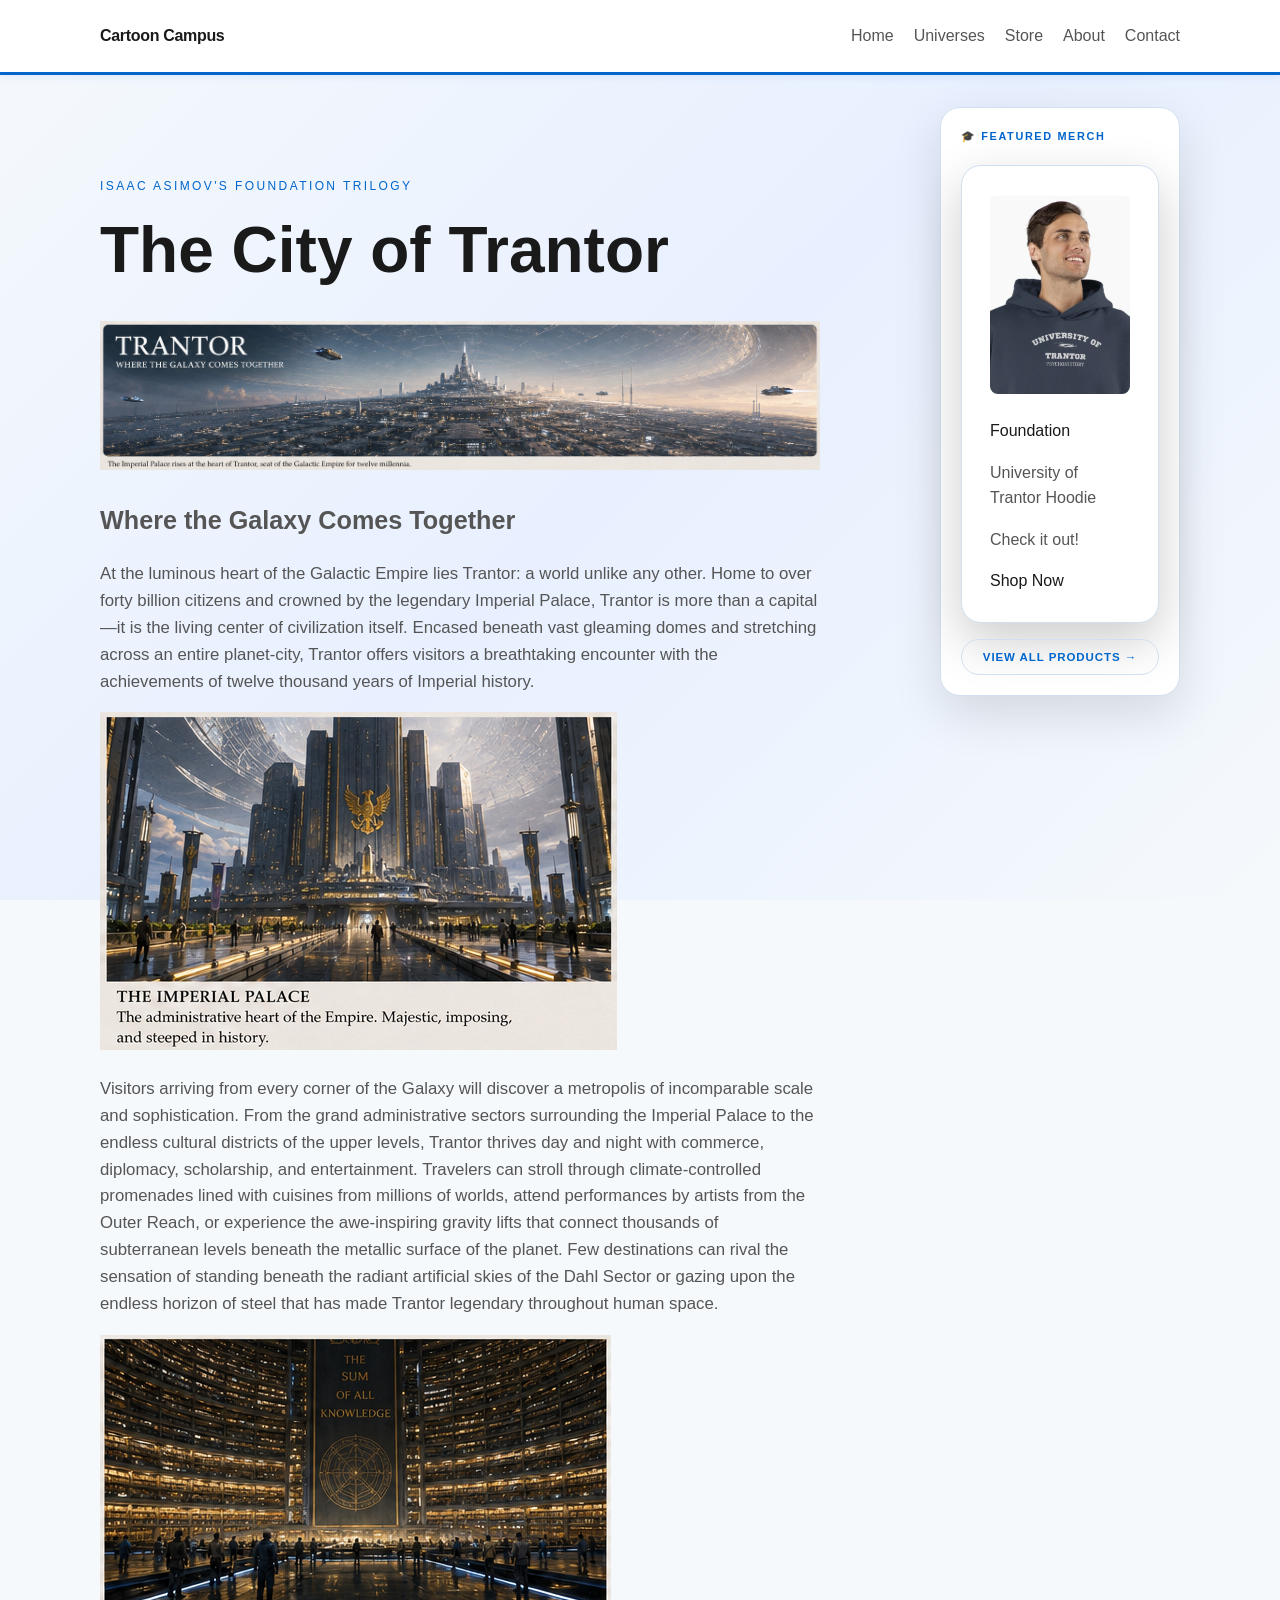
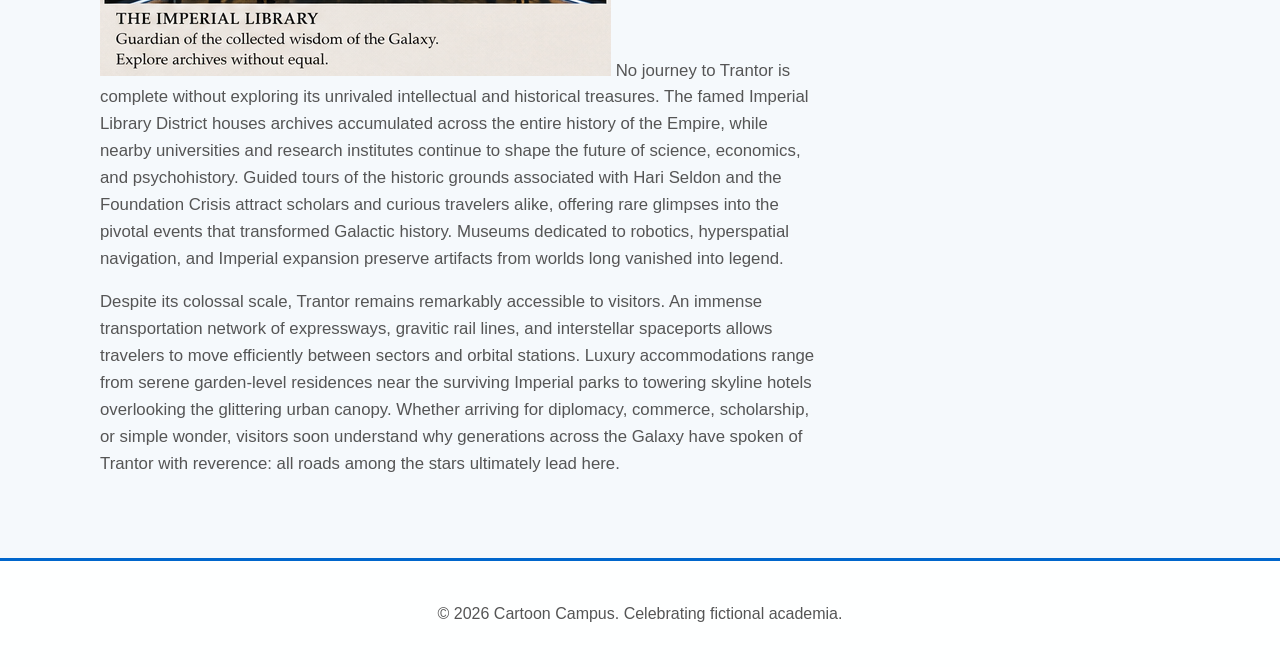
<file: foundation.html>
<!DOCTYPE html>
<html lang="en">
  <head>
    <meta charset="UTF-8" />
    <meta name="viewport" content="width=device-width, initial-scale=1.0" />
    <title>Asimov's Foundation Universe - The City of Trantor</title>
    <link rel="stylesheet" href="styles.css" />
    <style>/* ── Sidebar layout ── */
      .page-wrapper {
        display: flex;
        align-items: flex-start;
        gap: 2rem;
        width: min(1080px, calc(100% - 2rem));
        margin: 0 auto;
      }

      .main-content {
        flex: 1 1 0;
        min-width: 0;
      }

      /* Override .container inside main-content so sections don't double-margin */
      .main-content .container {
        width: 100%;
        margin: 0;
      }

      /* ── Product Sidebar ── */
      .product-sidebar {
        flex: 0 0 240px;
        width: 240px;
        position: sticky;
        top: 5.5rem;
        display: flex;
        flex-direction: column;
        gap: 1rem;
        padding: 1.25rem;
        background: var(--surface);
        border: 1px solid var(--border);
        border-radius: 1.25rem;
        box-shadow: 0 18px 50px rgba(0, 0, 0, 0.12);
        margin-top: 2rem;
      }

      .product-sidebar__heading {
        font-size: 0.68rem;
        font-weight: 700;
        letter-spacing: 0.15em;
        text-transform: uppercase;
        color: var(--primary);
        margin: 0 0 0.25rem;
      }

      /* ── Sidebar product cards ── */
      .sidebar-product-card {
        display: flex;
        flex-direction: column;
        background: var(--surface-strong);
        border: 1px solid var(--border);
        border-radius: 0.75rem;
        overflow: hidden;
        text-decoration: none;
        color: inherit;
        transition: transform 0.18s ease, box-shadow 0.18s ease, border-color 0.18s ease;
      }

      .sidebar-product-card:hover {
        transform: translateY(-2px);
        box-shadow: 0 8px 24px rgba(0, 102, 204, 0.15);
        border-color: var(--primary);
      }

      .sidebar-product-card__img {
        width: 100%;
        aspect-ratio: 4 / 3;
        object-fit: cover;
        background: var(--primary-soft);
        /* Placeholder gradient until real image loads */
        background-image: linear-gradient(135deg, var(--primary-soft) 0%, var(--surface-strong) 100%);
      }

      .sidebar-product-card__body {
        padding: 0.6rem 0.75rem 0.75rem;
        display: flex;
        flex-direction: column;
        gap: 0.2rem;
      }

      .sidebar-product-card__universe {
        font-size: 0.6rem;
        font-weight: 700;
        letter-spacing: 0.12em;
        text-transform: uppercase;
        color: var(--primary);
      }

      .sidebar-product-card__name {
        font-size: 0.8rem;
        font-weight: 600;
        color: #1a1a1a;
        line-height: 1.3;
        margin: 0;
      }

      .sidebar-product-card__price {
        font-size: 0.78rem;
        color: var(--text-muted);
      }

      .sidebar-product-card__cta {
        display: inline-block;
        margin-top: 0.35rem;
        padding: 0.28rem 0.65rem;
        font-size: 0.68rem;
        font-weight: 700;
        letter-spacing: 0.06em;
        text-transform: uppercase;
        color: white;
        background: var(--primary);
        border-radius: 999px;
        align-self: flex-start;
        transition: opacity 0.15s;
      }

      .sidebar-product-card__cta:hover {
        opacity: 0.85;
      }

      .sidebar-view-all {
        display: block;
        text-align: center;
        padding: 0.5rem;
        font-size: 0.72rem;
        font-weight: 700;
        letter-spacing: 0.08em;
        text-transform: uppercase;
        color: var(--primary);
        border: 1px solid var(--border);
        border-radius: 999px;
        transition: background 0.15s, border-color 0.15s;
      }

      .sidebar-view-all:hover {
        background: var(--primary-soft);
        border-color: var(--primary);
      }

      /* ── Responsive collapse ── */
      @media (max-width: 900px) {
        .page-wrapper {
          flex-direction: column;
        }

        .product-sidebar {
          position: static;
          width: 100%;
          flex-direction: row;
          flex-wrap: wrap;
          margin-top: 0;
        }

        .product-sidebar__heading {
          width: 100%;
        }

        .sidebar-product-card {
          flex: 1 1 160px;
          max-width: 200px;
        }

        .sidebar-view-all {
          width: 100%;
        }
      }</style>
  </head>
  <body>
    <header class="site-header">
      <div class="container header-inner">
        <a class="brand" href="index.html">Cartoon Campus</a>
        <nav id="primary-navigation" class="site-nav">
          <a href="index.html">Home</a>
          <div class="dropdown">
            <a href="#universes">Universes</a>
            <div class="dropdown-content">
              <a href="foundation.html">Asimov's Foundation</a>
              <a href="lovecraft.html">H.P. Lovecraft World</a>
              <a href="avatar.html">Avatar - The last airbender</a>
              <a href="dune.html">Herbert's Dune</a>
            </div>
          </div>
		   <a href="https://store.cartooncampus.ca">Store</a>
          <a href="index.html#about">About</a>
          <a href="index.html#contact">Contact</a>
        </nav>
      </div>
    </header>

<main>
  <div class="page-wrapper">
    <div class="main-content">
      <section class="hero">
        <div class="container hero-content">
          <p class="eyebrow">Isaac Asimov's Foundation Trilogy</p>
          <h1>The City of Trantor</h1>

          <div class="lead">
            <p><img src="images/trantor_panoramic.png" alt="panoramic view of Trantor" /></p>

            <h2>Where the Galaxy Comes Together</h2>

            <p>At the luminous heart of the Galactic Empire lies Trantor: a world unlike any other. Home to over forty billion citizens and crowned by the legendary Imperial Palace, Trantor is more than a capital—it is the living center of civilization itself. Encased beneath vast gleaming domes and stretching across an entire planet-city, Trantor offers visitors a breathtaking encounter with the achievements of twelve thousand years of Imperial history.</p><img src="images/trantor_imperial_palace.png"/>

            <p>Visitors arriving from every corner of the Galaxy will discover a metropolis of incomparable scale and sophistication. From the grand administrative sectors surrounding the Imperial Palace to the endless cultural districts of the upper levels, Trantor thrives day and night with commerce, diplomacy, scholarship, and entertainment. Travelers can stroll through climate-controlled promenades lined with cuisines from millions of worlds, attend performances by artists from the Outer Reach, or experience the awe-inspiring gravity lifts that connect thousands of subterranean levels beneath the metallic surface of the planet. Few destinations can rival the sensation of standing beneath the radiant artificial skies of the Dahl Sector or gazing upon the endless horizon of steel that has made Trantor legendary throughout human space.</p>

            <p><img src="images/trantor_imperial_library.png" alt="Imperial Library of Trantor" /> No journey to Trantor is complete without exploring its unrivaled intellectual and historical treasures. The famed Imperial Library District houses archives accumulated across the entire history of the Empire, while nearby universities and research institutes continue to shape the future of science, economics, and psychohistory. Guided tours of the historic grounds associated with Hari Seldon and the Foundation Crisis attract scholars and curious travelers alike, offering rare glimpses into the pivotal events that transformed Galactic history. Museums dedicated to robotics, hyperspatial navigation, and Imperial expansion preserve artifacts from worlds long vanished into legend.</p>

            <p>Despite its colossal scale, Trantor remains remarkably accessible to visitors. An immense transportation network of expressways, gravitic rail lines, and interstellar spaceports allows travelers to move efficiently between sectors and orbital stations. Luxury accommodations range from serene garden-level residences near the surviving Imperial parks to towering skyline hotels overlooking the glittering urban canopy. Whether arriving for diplomacy, commerce, scholarship, or simple wonder, visitors soon understand why generations across the Galaxy have spoken of Trantor with reverence: all roads among the stars ultimately lead here.</p>
          </div>
        </div>
      </section>

      <!-- other main-content sections (products, universes, lore) remain here -->
    </div> <!-- /.main-content -->

    <aside class="product-sidebar" aria-label="Featured products">
      <p class="product-sidebar__heading">🎓 Featured Merch</p>

      <!-- product cards... -->
      <a class="product-card" href="https://www.redbubble.com/i/hoodie/Asimov-s-Foundation-Fans-University-of-Trantor-apparel-by-cslamo/172557260/ng59">
        <img class="product-card__img" src="images/products/trantor_hoodie.jpg" alt="University of Trantor Hoodie" />
        <div class="product-card__body">
          <span class="product-card__universe">Foundation</span>
          <p class="product-card__name">University of Trantor Hoodie</p>
          <p class="product-card__price">Check it out!</p>
          <span class="product-card__cta">Shop Now</span>
        </div>
      </a>

      <!-- other product cards... -->

      <a class="sidebar-view-all" href="store/index.html">View All Products →</a>
    </aside>
  </div> <!-- /.page-wrapper -->
</main>

    <footer class="site-footer">
      <div class="container footer-inner">
        <p>© <span id="current-year"></span> Cartoon Campus. Celebrating fictional academia.</p>
      </div>
    </footer>

    <script src="script.js"></script>
  </body>
</html>
</file>
<file: styles.css>
/* Base styles */
:root {
  color-scheme: light;
  font-family: 'Arial', 'Trebuchet MS', cursive, system-ui;
  font-size: 16px;
  line-height: 1.6;
  color: #1a1a1a;
  background: #f5f9fc;
  --surface: #ffffff;
  --surface-strong: #e8f1f8;
  --text-muted: #555555;
  --primary: #0066CC; /* CartoonCampus Blue */
  --primary-soft: #e6f0ff;
  --border: #d1e0f0;
  --accent: #00bfff; /* Sky Blue accent */
}

* {
  box-sizing: border-box;
}

html {
  scroll-behavior: smooth;
}

body {
  margin: 0;
  background: linear-gradient(135deg, #f5f9fc 0%, #e8f0ff 50%, #f5f9fc 100%);
  background-attachment: fixed;
}

img,
svg {
  max-width: 100%;
}

button,
a {
  font: inherit;
}

a {
  color: inherit;
  text-decoration: none;
}

.container {
  width: min(1080px, calc(100% - 2rem));
  margin: 0 auto;
}

.sr-only {
  position: absolute;
  width: 1px;
  height: 1px;
  padding: 0;
  margin: -1px;
  overflow: hidden;
  clip: rect(0, 0, 0, 0);
  white-space: nowrap;
  border: 0;
}

.site-header {
  background: rgba(255, 255, 255, 0.98);
  border-bottom: 3px solid var(--primary);
  position: sticky;
  top: 0;
  z-index: 10;
  box-shadow: 0 2px 8px rgba(0, 102, 204, 0.1);
}

.header-inner {
  display: flex;
  align-items: center;
  justify-content: space-between;
  gap: 1rem;
  min-height: 72px;
}

.brand {
  font-weight: 700;
  letter-spacing: -0.02em;
}

.site-nav {
  display: flex;
  flex-wrap: wrap;
  gap: 1.25rem;
}

.dropdown {
  position: relative;
  display: inline-block;
}

.dropdown-content {
  display: none;
  position: absolute;
  background-color: var(--surface);
  min-width: 160px;
  box-shadow: 0px 8px 16px 0px rgba(0, 102, 204, 0.1);
  border: 1px solid var(--border);
  z-index: 1;
  border-radius: 8px;
}

.dropdown:hover .dropdown-content {
  display: block;
}

.dropdown-content a {
  color: var(--text-muted);
  padding: 12px 16px;
  text-decoration: none;
  display: block;
  border-radius: 6px;
}

.dropdown-content a:hover {
  background-color: var(--primary-soft);
  color: var(--primary);
}

.site-nav a {
  color: var(--text-muted);
  transition: color 0.2s ease, text-shadow 0.2s ease;
  font-weight: 500;
}

.site-nav a:hover {
  color: var(--primary);
  text-shadow: 0 0 8px rgba(0, 102, 204, 0.3);
}

.nav-toggle {
  display: none;
  width: 2rem;
  height: 2rem;
  border: none;
  background: transparent;
  cursor: pointer;
  flex-direction: column;
  justify-content: space-between;
  padding: 0;
}

.nav-toggle span {
  display: block;
  width: 100%;
  height: 0.18rem;
  background: var(--primary);
  border-radius: 999px;
}

.hero {
  padding: clamp(5rem, 8vw, 8rem) 0 4rem;
}

.hero-content {
  display: grid;
  gap: 1.25rem;
  max-width: 720px;
}

.eyebrow {
  text-transform: uppercase;
  letter-spacing: 0.2em;
  font-size: 0.75rem;
  color: var(--primary);
  margin: 0;
}

h1 {
  margin: 0;
  font-size: clamp(2.5rem, 5vw, 4rem);
  line-height: 1.05;
}

.lead {
  margin: 0;
  color: var(--text-muted);
  font-size: 1.05rem;
}

.hero-actions {
  display: flex;
  gap: 1rem;
  flex-wrap: wrap;
}

.button {
  display: inline-flex;
  align-items: center;
  justify-content: center;
  gap: 0.5rem;
  padding: 0.95rem 1.5rem;
  border-radius: 999px;
  border: 1px solid transparent;
  transition: transform 0.2s ease, background-color 0.2s ease, color 0.2s ease;
}

.button:hover {
  transform: translateY(-1px);
}

.button.primary {
  background: var(--primary);
  color: white;
}

.button.secondary {
  background: transparent;
  color: var(--primary);
  border-color: var(--primary);
}

.section {
  padding: 4rem 0;
}

.features h2,
.universes h2,
.about h2,
.contact h2 {
  font-size: clamp(2rem, 4vw, 2.75rem);
  margin-bottom: 1rem;
}

.feature-grid {
  display: grid;
  gap: 1rem;
  grid-template-columns: repeat(auto-fit, minmax(220px, 1fr));
}

.universe-grid {
  display: grid;
  gap: 1rem;
  grid-template-columns: repeat(auto-fit, minmax(280px, 1fr));
}

.product-grid {
  display: grid;
  gap: 1rem;
  grid-template-columns: repeat(auto-fit, minmax(250px, 1fr));
}

.feature-card,
.universe-card,
.product-card,
.about-card,
.contact-card {
  background: var(--surface);
  border: 1px solid var(--border);
  border-radius: 1.25rem;
  padding: 1.75rem;
  box-shadow: 0 18px 50px rgba(0,0,0,0.2);
}

.universe-card {
  text-align: center;
}

.universe-card img,
.product-card img {
  width: 100%;
  height: 200px;
  object-fit: cover;
  border-radius: 0.5rem;
  margin-bottom: 1rem;
}

.feature-card h3,
.universe-card h3,
.product-card h3,
.about-card h3 {
  margin-top: 0;
}

.feature-card p,
.universe-card p,
.product-card p,
.about-card p,
.contact-card p {
  color: var(--text-muted);
}

.about-grid {
  display: grid;
  gap: 2rem;
  grid-template-columns: minmax(0, 1.4fr) minmax(280px, 0.8fr);
}

.about-card ul {
  list-style: none;
  padding: 0;
  margin: 1rem 0 0;
}

.about-card li {
  margin-bottom: 0.75rem;
  color: var(--text-muted);
}

.about-card li strong {
  color: var(--primary);
}

.contact-card {
  display: grid;
  gap: 1rem;
  text-align: center;
}

.site-footer {
  padding: 1.5rem 0;
  background: rgba(255, 255, 255, 0.95);
  border-top: 3px solid var(--primary);
}

.footer-inner {
  display: flex;
  justify-content: center;
  color: var(--text-muted);
}

@media (max-width: 768px) {
  .site-nav {
    position: absolute;
    top: 72px;
    right: 0;
    left: 0;
    background: rgba(255, 255, 255, 0.98);
    border-bottom: 1px solid var(--border);
    flex-direction: column;
    align-items: stretch;
    gap: 0;
    overflow: hidden;
    max-height: 0;
    transition: max-height 0.3s ease;
  }

  .site-nav.open {
    max-height: 240px;
  }

  .site-nav a {
    padding: 1rem 1.25rem;
    border-top: 1px solid var(--border);
  }

  .nav-toggle {
    display: flex;
  }

  .header-inner {
    position: relative;
  }

  .about-grid {
    display: block;
  }
}
</file>
